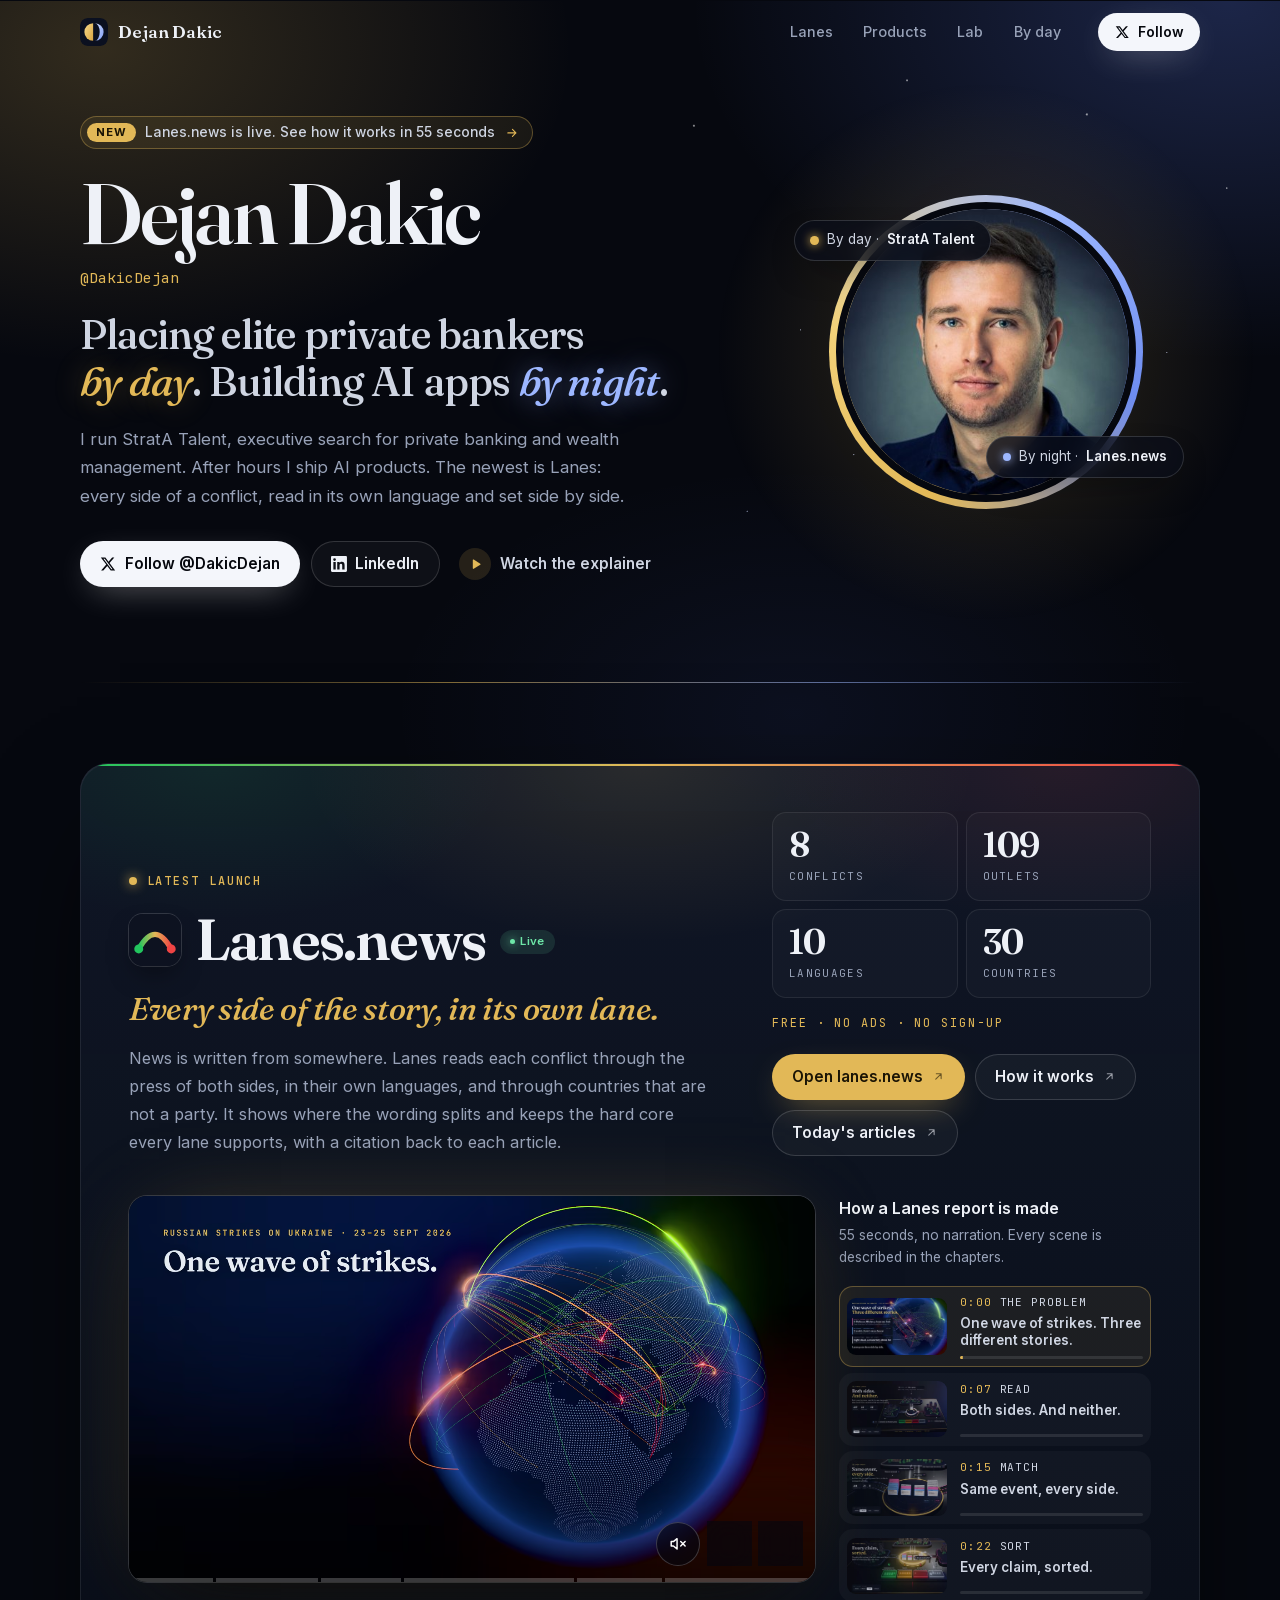
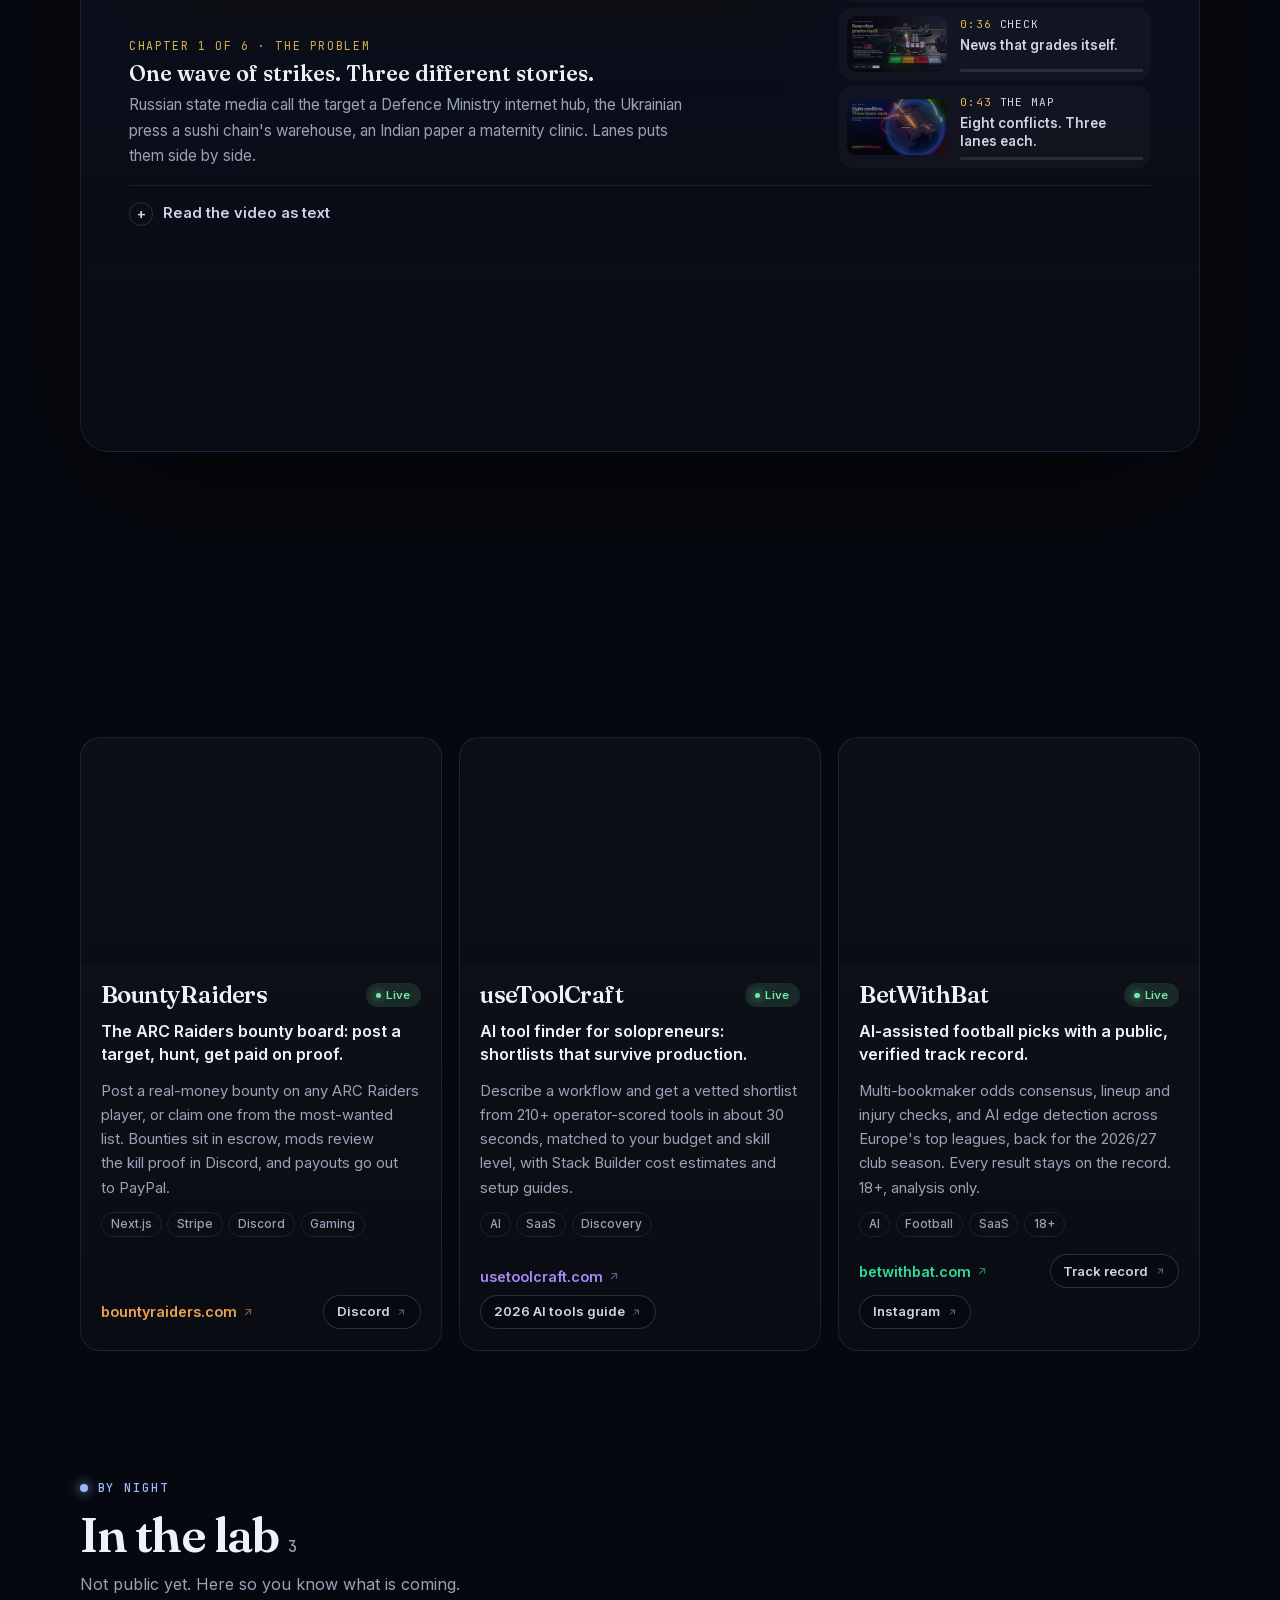
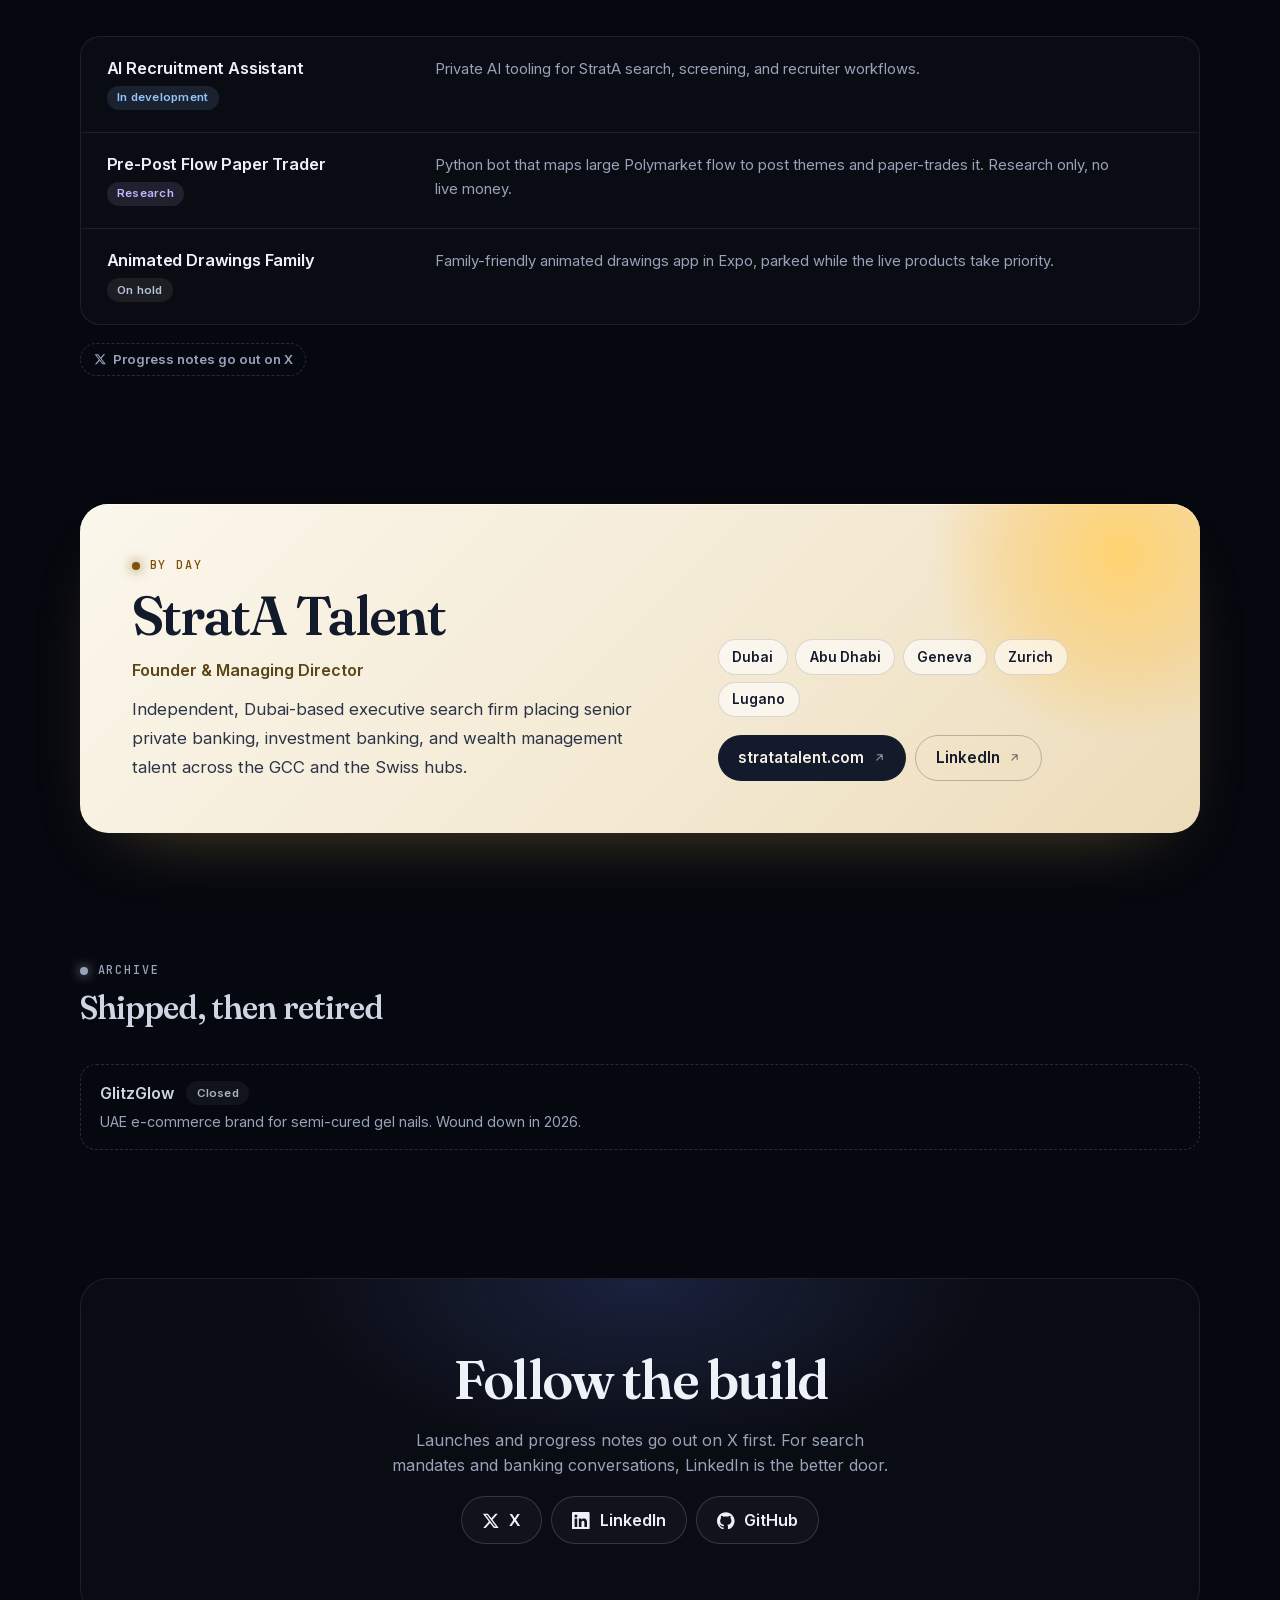
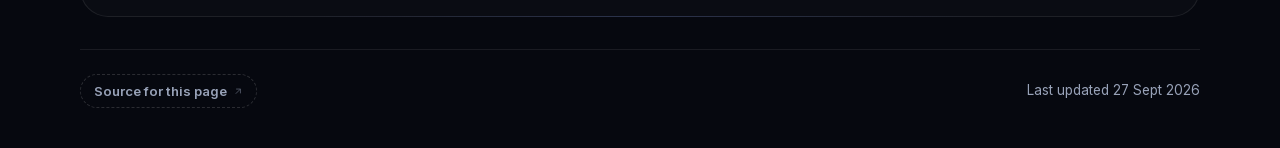
<file: index.html>
<!doctype html>
<html lang="en">
  <head>
    <meta charset="utf-8">
    <meta name="viewport" content="width=device-width, initial-scale=1, viewport-fit=cover">
    <title>Dejan Dakic: private bankers by day, AI apps by night</title>
    <meta name="description" content="Placing elite private bankers by day, building AI apps by night. Lanes.news, BountyRaiders, useToolCraft and BetWithBat, plus StratA Talent executive search.">
    <link rel="canonical" href="https://kidemaestro.github.io/linktree/">

    <meta property="og:type" content="profile">
    <meta property="og:site_name" content="Dejan Dakic">
    <meta property="og:title" content="Dejan Dakic: private bankers by day, AI apps by night">
    <meta property="og:description" content="New: Lanes.news, every side of the story in its own lane. Plus BountyRaiders, useToolCraft and BetWithBat.">
    <meta property="og:url" content="https://kidemaestro.github.io/linktree/">
    <meta property="og:image" content="https://kidemaestro.github.io/linktree/assets/social-card.jpg">
    <meta property="og:image:width" content="1200">
    <meta property="og:image:height" content="630">
    <meta property="og:image:alt" content="Dejan Dakic: placing elite private bankers by day, building AI apps by night. New: Lanes.news.">
    <meta name="twitter:card" content="summary_large_image">
    <meta name="twitter:creator" content="@DakicDejan">
    <meta name="twitter:title" content="Dejan Dakic: private bankers by day, AI apps by night">
    <meta name="twitter:description" content="New: Lanes.news, every side of the story in its own lane. Plus BountyRaiders, useToolCraft and BetWithBat.">
    <meta name="twitter:image" content="https://kidemaestro.github.io/linktree/assets/social-card.jpg">
    <meta name="twitter:image:alt" content="Dejan Dakic: placing elite private bankers by day, building AI apps by night. New: Lanes.news.">

    <meta name="theme-color" content="#06080f">
    <meta name="color-scheme" content="dark">
    <link rel="icon" href="assets/favicon.svg" type="image/svg+xml">
    <link rel="icon" href="assets/favicon-32.png" type="image/png" sizes="32x32">
    <link rel="apple-touch-icon" href="assets/apple-touch-icon.png">

    <link rel="preload" href="assets/fonts/fraunces.woff2" as="font" type="font/woff2" crossorigin>
    <link rel="preload" href="assets/fonts/inter.woff2" as="font" type="font/woff2" crossorigin>
    <link rel="preload" href="assets/profile.jpg" as="image">
    <link rel="stylesheet" href="assets/styles.css">
    <noscript><style>.app, .topbar { display: none; }</style></noscript>
  </head>
  <body>
    <a class="skip-link" href="#main">Skip to content</a>

    <header class="topbar" id="topbar">
      <div class="topbar__inner">
        <a class="brand" href="#top" aria-label="Back to top">
          <img class="brand__mark" src="assets/favicon.svg" alt="" width="28" height="28">
          <span class="brand__name" id="brand-name">Dejan Dakic</span>
        </a>
        <nav class="topnav" aria-label="Sections">
          <a href="#lanes">Lanes</a>
          <a href="#live">Products</a>
          <a href="#lab">Lab</a>
          <a href="#work">By day</a>
        </nav>
        <span id="topbar-action"></span>
      </div>
    </header>

    <div id="app" class="app">
      <section class="hero" id="top" aria-labelledby="profile-name">
        <div class="hero__sky" aria-hidden="true"></div>
        <div class="hero__inner">
          <div class="hero__text">
            <a class="announcement" id="announcement" href="#lanes" hidden></a>
            <h1 id="profile-name">Dejan Dakic</h1>
            <p class="hero__handle" id="profile-handle"></p>
            <p class="hero__headline" id="profile-headline"></p>
            <p class="hero__intro" id="profile-intro"></p>
            <div class="hero__actions" id="profile-actions"></div>
          </div>
          <div class="hero__portrait">
            <div class="avatar" id="profile-avatar"></div>
            <a class="orbit orbit--day" href="#work" tabindex="-1" aria-hidden="true">
              <span class="orbit__dot"></span>By day · <b id="orbit-day"></b>
            </a>
            <a class="orbit orbit--night" href="#lanes" tabindex="-1" aria-hidden="true">
              <span class="orbit__dot"></span>By night · <b id="orbit-night"></b>
            </a>
          </div>
        </div>
      </section>

      <main id="main" tabindex="-1">
        <section class="feature" id="lanes" aria-labelledby="feature-title">
          <div class="feature__glow" aria-hidden="true"></div>
          <div class="feature__head">
            <p class="eyebrow eyebrow--gold" id="feature-eyebrow"></p>
            <div class="feature__title-row">
              <img class="feature__logo" id="feature-logo" src="assets/img/lanes-mark.svg" alt="" width="52" height="52">
              <h2 id="feature-title">Latest launch</h2>
              <span id="feature-status"></span>
            </div>
            <p class="feature__tagline" id="feature-tagline"></p>
            <p class="feature__description" id="feature-description"></p>
          </div>
          <div class="feature__facts">
            <dl class="stats" id="feature-stats"></dl>
            <p class="feature__promise" id="feature-promise"></p>
            <div class="feature__actions" id="feature-links"></div>
          </div>
          <div class="player" id="feature-player"></div>
          <div class="feature__topics">
            <p class="label" id="feature-topics-label"></p>
            <ul class="topics" id="feature-topics"></ul>
          </div>
        </section>

        <section class="section" id="live" aria-labelledby="live-heading">
          <div class="section__head">
            <p class="eyebrow eyebrow--night">By night</p>
            <h2 id="live-heading">Also live <span class="count" id="live-count"></span></h2>
            <p class="section__lede">Open and use these today.</p>
          </div>
          <ul class="products" id="live-list"></ul>
        </section>

        <section class="section" id="lab" aria-labelledby="lab-heading">
          <div class="section__head">
            <p class="eyebrow eyebrow--night">By night</p>
            <h2 id="lab-heading">In the lab <span class="count" id="next-count"></span></h2>
            <p class="section__lede">Not public yet. Here so you know what is coming.</p>
          </div>
          <ul class="lab" id="next-list"></ul>
          <p class="section__note" id="next-note"></p>
        </section>

        <section class="day" id="work" aria-labelledby="work-title">
          <div class="day__card">
            <div class="day__sun" aria-hidden="true"></div>
            <div class="day__main">
              <p class="eyebrow eyebrow--day" id="work-eyebrow"></p>
              <h2 id="work-title">By day</h2>
              <p class="day__role" id="work-role"></p>
              <p class="day__summary" id="work-summary"></p>
            </div>
            <div class="day__aside">
              <ul class="day__places" id="work-places"></ul>
              <div class="day__actions" id="work-links"></div>
            </div>
          </div>
        </section>

        <section class="section section--quiet" id="archive" aria-labelledby="archive-heading">
          <div class="section__head">
            <p class="eyebrow">Archive</p>
            <h2 id="archive-heading">Shipped, then retired</h2>
          </div>
          <ul class="archive" id="archive-list"></ul>
        </section>
      </main>

      <footer class="footer" id="connect">
        <div class="closing">
          <h2 id="closing-title">Find me</h2>
          <p class="closing__text" id="closing-text"></p>
          <nav class="links" id="social-links" aria-label="Social links"></nav>
        </div>
        <div class="footer__meta">
          <nav class="links links--quiet" id="meta-links" aria-label="Page links"></nav>
          <p class="footer__updated" id="last-updated"></p>
        </div>
      </footer>
    </div>

    <noscript>
      <div class="noscript">
        <h1>Dejan Dakic</h1>
        <p>Placing elite private bankers by day, building AI apps by night.</p>
        <p>
          The project list on this page is rendered with JavaScript. With it turned off,
          here are the links that matter most:
          <a href="https://lanes.news">Lanes.news</a>,
          <a href="https://x.com/DakicDejan">X</a>,
          <a href="https://www.linkedin.com/in/dejandakic/">LinkedIn</a>,
          <a href="https://github.com/kidemaestro">GitHub</a>,
          <a href="https://stratatalent.com">StratA Talent</a>.
        </p>
      </div>
    </noscript>

    <script src="data/site.js"></script>
    <script src="assets/script.js"></script>
  </body>
</html>
</file>
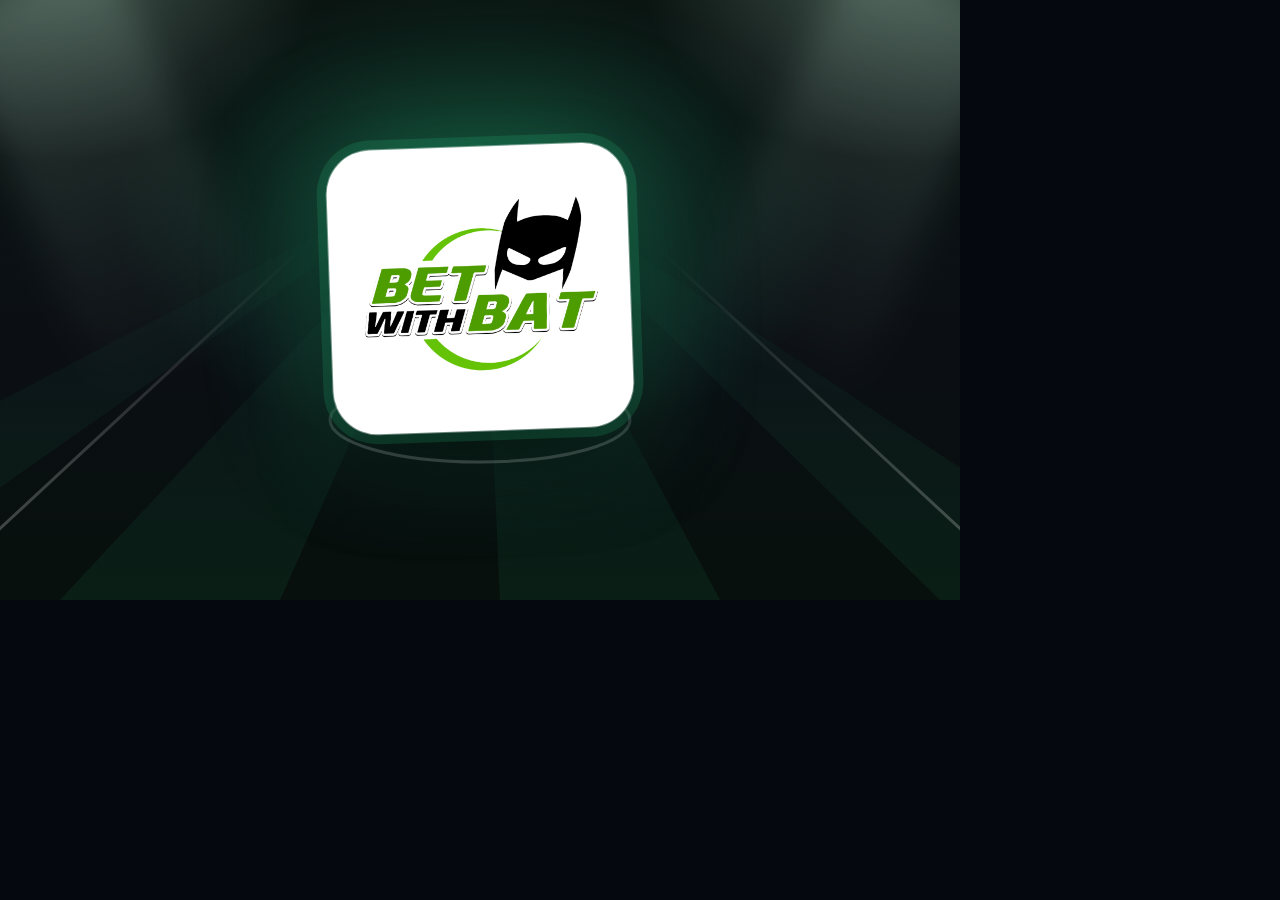
<file: scripts/art/cover-betwithbat.html>
<!doctype html>
<html lang="en">
  <head>
    <meta charset="utf-8">
    <title>Cover: BetWithBat</title>
    <link rel="stylesheet" href="art.css">
    <style>
      .canvas {
        width: 960px;
        height: 600px;
        background:
          radial-gradient(520px 340px at 50% 36%, rgba(43, 222, 150, 0.22), transparent 70%),
          radial-gradient(380px 300px at 6% -8%, rgba(214, 255, 236, 0.28), transparent 70%),
          radial-gradient(380px 300px at 94% -8%, rgba(214, 255, 236, 0.28), transparent 70%),
          linear-gradient(180deg, #0a1411 0%, #0b0f14 58%, #07100c 100%);
      }

      .pitch {
        position: absolute;
        inset: 0;
      }

      .badge {
        position: absolute;
        top: 50%;
        left: 50%;
        display: grid;
        width: 300px;
        height: 284px;
        place-items: center;
        border-radius: 44px;
        background: #fff;
        transform: translate(-50%, -54%) rotate(-2deg);
        box-shadow:
          0 0 0 1px rgba(255, 255, 255, 0.4),
          0 0 0 10px rgba(43, 222, 150, 0.14),
          0 40px 90px -20px rgba(0, 0, 0, 0.85),
          0 0 120px rgba(43, 222, 150, 0.35);
      }

      .badge img {
        width: 246px;
        height: auto;
      }

      .beam {
        position: absolute;
        top: -40px;
        width: 180px;
        height: 520px;
        background: linear-gradient(180deg, rgba(214, 255, 236, 0.16), transparent 80%);
        filter: blur(18px);
      }
    </style>
  </head>
  <body>
    <div class="canvas" id="art">
      <div class="beam" style="left: 40px; transform: rotate(-24deg);"></div>
      <div class="beam" style="right: 40px; transform: rotate(24deg);"></div>

      <svg class="pitch" viewBox="0 0 960 600" aria-hidden="true">
        <defs>
          <linearGradient id="fade" x1="0" y1="0" x2="0" y2="1">
            <stop offset="0" stop-color="#fff" stop-opacity="0"/>
            <stop offset="0.45" stop-color="#fff" stop-opacity="0.16"/>
            <stop offset="1" stop-color="#fff" stop-opacity="0.3"/>
          </linearGradient>
          <linearGradient id="stripe" x1="0" y1="0" x2="0" y2="1">
            <stop offset="0" stop-color="#2bde96" stop-opacity="0"/>
            <stop offset="1" stop-color="#2bde96" stop-opacity="0.07"/>
          </linearGradient>
        </defs>
        <!-- mown stripes, converging on a vanishing point above the frame -->
        <g fill="url(#stripe)">
          <polygon points="480,150 -380,600 -160,600"/>
          <polygon points="480,150 60,600 280,600"/>
          <polygon points="480,150 500,600 720,600"/>
          <polygon points="480,150 940,600 1160,600"/>
        </g>
        <g fill="none" stroke="url(#fade)" stroke-width="3">
          <!-- touchlines -->
          <line x1="300" y1="250" x2="-120" y2="640"/>
          <line x1="660" y1="250" x2="1080" y2="640"/>
          <!-- halfway line and centre circle -->
          <line x1="140" y1="420" x2="820" y2="420"/>
          <ellipse cx="480" cy="420" rx="150" ry="42"/>
          <ellipse cx="480" cy="420" rx="5" ry="2" fill="#fff" fill-opacity="0.3"/>
          <!-- far box -->
          <polyline points="398,250 386,282 574,282 562,250"/>
        </g>
      </svg>

      <div class="badge"><img src="betwithbat-logo.png" alt=""></div>
    </div>
  </body>
</html>
</file>
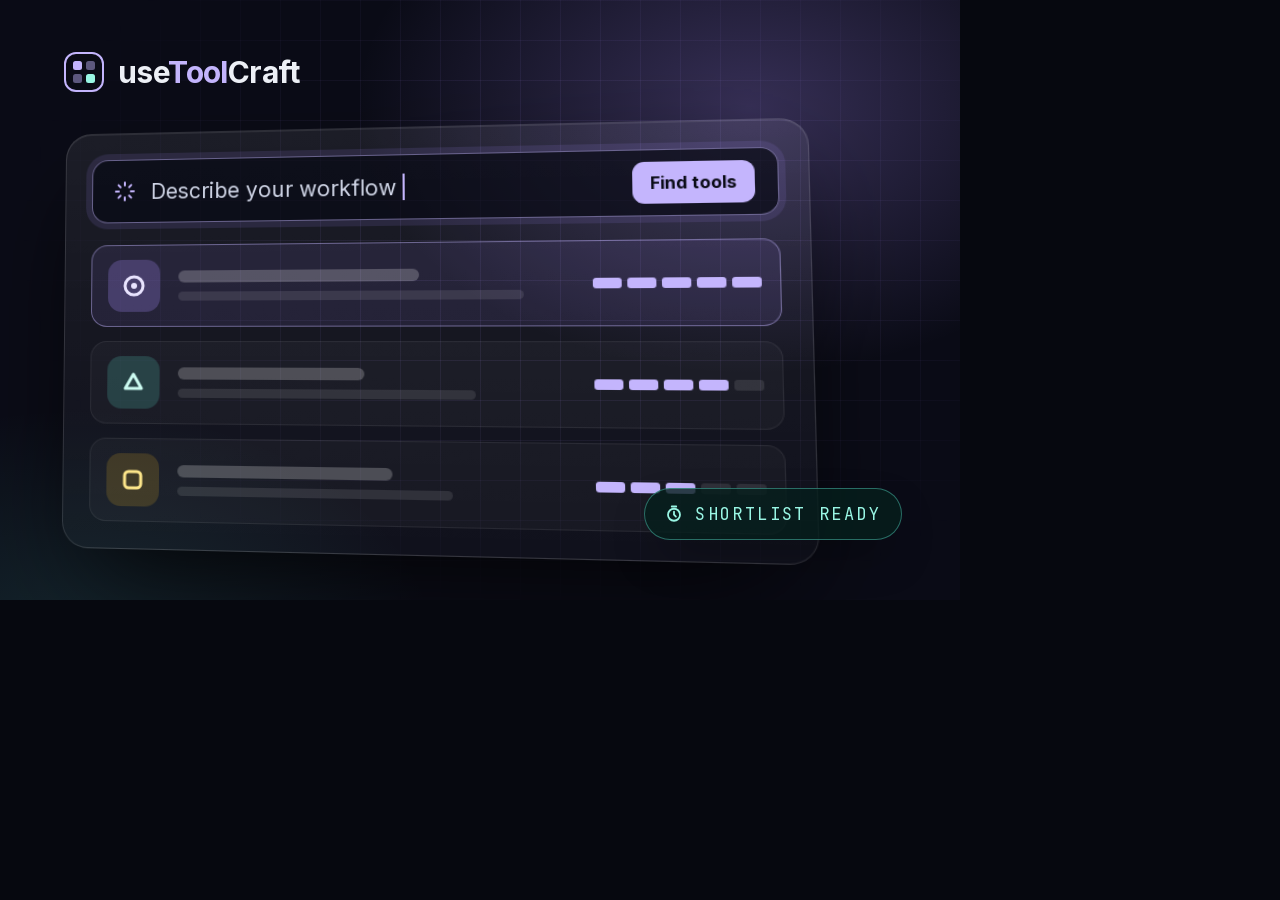
<file: scripts/art/cover-usetoolcraft.html>
<!doctype html>
<html lang="en">
  <head>
    <meta charset="utf-8">
    <title>Cover: useToolCraft</title>
    <link rel="stylesheet" href="art.css">
    <style>
      .canvas {
        width: 960px;
        height: 600px;
        background:
          radial-gradient(560px 380px at 78% 18%, rgba(167, 139, 250, 0.28), transparent 70%),
          radial-gradient(520px 360px at 8% 110%, rgba(94, 234, 212, 0.12), transparent 70%),
          #0a0b16;
      }

      /* blueprint grid */
      .grid {
        position: absolute;
        inset: 0;
        background-image:
          linear-gradient(rgba(167, 139, 250, 0.09) 1px, transparent 1px),
          linear-gradient(90deg, rgba(167, 139, 250, 0.09) 1px, transparent 1px);
        background-size: 40px 40px;
        mask-image: radial-gradient(700px 480px at 60% 40%, #000 30%, transparent 80%);
      }

      .wordmark {
        position: absolute;
        top: 52px;
        left: 64px;
        display: flex;
        align-items: center;
        gap: 14px;
        font-size: 30px;
        font-weight: 700;
        letter-spacing: -0.02em;
      }

      .wordmark span {
        color: #c4b5fd;
      }

      .panel {
        position: absolute;
        top: 132px;
        left: 64px;
        width: 700px;
        padding: 26px;
        border: 1px solid rgba(255, 255, 255, 0.12);
        border-radius: 26px;
        background: linear-gradient(180deg, rgba(255, 255, 255, 0.07), rgba(255, 255, 255, 0.025));
        box-shadow: 0 40px 100px -30px rgba(0, 0, 0, 0.9), inset 0 1px 0 rgba(255, 255, 255, 0.08);
        transform: perspective(1400px) rotateY(-9deg) rotateX(4deg);
        transform-origin: left center;
      }

      .search {
        display: flex;
        align-items: center;
        gap: 14px;
        height: 64px;
        padding: 0 20px;
        border: 1px solid rgba(196, 181, 253, 0.5);
        border-radius: 16px;
        color: #cfd5e6;
        font-size: 21px;
        background: rgba(8, 9, 20, 0.7);
        box-shadow: 0 0 0 6px rgba(167, 139, 250, 0.12);
      }

      .caret {
        width: 2px;
        height: 26px;
        margin-left: -8px;
        background: #c4b5fd;
      }

      .go {
        margin-left: auto;
        padding: 10px 16px;
        border-radius: 11px;
        color: #0a0b16;
        font-size: 16px;
        font-weight: 700;
        background: #c4b5fd;
      }

      .rows {
        display: grid;
        gap: 14px;
        margin-top: 22px;
      }

      .row {
        display: grid;
        grid-template-columns: 52px 1fr 150px;
        align-items: center;
        gap: 18px;
        padding: 14px 16px;
        border: 1px solid rgba(255, 255, 255, 0.07);
        border-radius: 16px;
        background: rgba(255, 255, 255, 0.03);
      }

      .row:first-child {
        border-color: rgba(196, 181, 253, 0.45);
        background: rgba(167, 139, 250, 0.1);
      }

      .tile {
        display: grid;
        width: 52px;
        height: 52px;
        place-items: center;
        border-radius: 14px;
      }

      .lines {
        display: grid;
        gap: 9px;
      }

      .line {
        height: 12px;
        border-radius: 6px;
        background: rgba(255, 255, 255, 0.22);
      }

      .line.sub {
        height: 9px;
        background: rgba(255, 255, 255, 0.1);
      }

      .meter {
        display: flex;
        gap: 5px;
      }

      .meter i {
        flex: 1;
        height: 10px;
        border-radius: 3px;
        background: rgba(255, 255, 255, 0.1);
      }

      .meter i.on {
        background: #c4b5fd;
      }

      .stamp {
        position: absolute;
        right: 58px;
        bottom: 60px;
        display: flex;
        align-items: center;
        gap: 12px;
        padding: 14px 20px;
        border: 1px solid rgba(94, 234, 212, 0.4);
        border-radius: 999px;
        color: #99f6e4;
        font-size: 17px;
        background: rgba(6, 30, 28, 0.8);
        box-shadow: 0 20px 50px -20px rgba(0, 0, 0, 0.9);
      }
    </style>
  </head>
  <body>
    <div class="canvas" id="art">
      <div class="grid"></div>

      <div class="wordmark">
        <svg width="40" height="40" viewBox="0 0 40 40" aria-hidden="true">
          <rect x="1" y="1" width="38" height="38" rx="11" fill="none" stroke="#c4b5fd" stroke-width="2"/>
          <rect x="9" y="9" width="9" height="9" rx="2.5" fill="#c4b5fd"/>
          <rect x="22" y="9" width="9" height="9" rx="2.5" fill="#c4b5fd" fill-opacity=".45"/>
          <rect x="9" y="22" width="9" height="9" rx="2.5" fill="#c4b5fd" fill-opacity=".45"/>
          <rect x="22" y="22" width="9" height="9" rx="2.5" fill="#99f6e4"/>
        </svg>
        <div>use<span>Tool</span>Craft</div>
      </div>

      <div class="panel">
        <div class="search">
          <svg width="24" height="24" viewBox="0 0 24 24" fill="none" stroke="#c4b5fd" stroke-width="2" stroke-linecap="round" aria-hidden="true"><path d="M12 3v3M12 18v3M3 12h3M18 12h3M5.6 5.6l2.1 2.1M16.3 16.3l2.1 2.1M5.6 18.4l2.1-2.1M16.3 7.7l2.1-2.1"/></svg>
          <span>Describe your workflow</span><span class="caret"></span>
          <span class="go">Find tools</span>
        </div>

        <div class="rows">
          <div class="row">
            <div class="tile" style="background: rgba(167,139,250,.25)">
              <svg width="26" height="26" viewBox="0 0 26 26" aria-hidden="true"><circle cx="13" cy="13" r="9" fill="none" stroke="#e9e4ff" stroke-width="3"/><circle cx="13" cy="13" r="3" fill="#e9e4ff"/></svg>
            </div>
            <div class="lines"><div class="line" style="width: 62%"></div><div class="line sub" style="width: 88%"></div></div>
            <div class="meter"><i class="on"></i><i class="on"></i><i class="on"></i><i class="on"></i><i class="on"></i></div>
          </div>
          <div class="row">
            <div class="tile" style="background: rgba(94,234,212,.18)">
              <svg width="26" height="26" viewBox="0 0 26 26" aria-hidden="true"><path d="M5 19 13 5l8 14z" fill="none" stroke="#ccfbf1" stroke-width="3" stroke-linejoin="round"/></svg>
            </div>
            <div class="lines"><div class="line" style="width: 48%"></div><div class="line sub" style="width: 76%"></div></div>
            <div class="meter"><i class="on"></i><i class="on"></i><i class="on"></i><i class="on"></i><i></i></div>
          </div>
          <div class="row">
            <div class="tile" style="background: rgba(251,191,36,.16)">
              <svg width="26" height="26" viewBox="0 0 26 26" aria-hidden="true"><rect x="5" y="5" width="16" height="16" rx="4" fill="none" stroke="#fde68a" stroke-width="3"/></svg>
            </div>
            <div class="lines"><div class="line" style="width: 55%"></div><div class="line sub" style="width: 70%"></div></div>
            <div class="meter"><i class="on"></i><i class="on"></i><i class="on"></i><i></i><i></i></div>
          </div>
        </div>
      </div>

      <div class="stamp mono">
        <svg width="18" height="18" viewBox="0 0 24 24" fill="none" stroke="currentColor" stroke-width="2.4" stroke-linecap="round" aria-hidden="true"><circle cx="12" cy="13" r="8"/><path d="M12 9v4l2.5 2.5M9 2h6"/></svg>
        Shortlist ready
      </div>
    </div>
  </body>
</html>
</file>
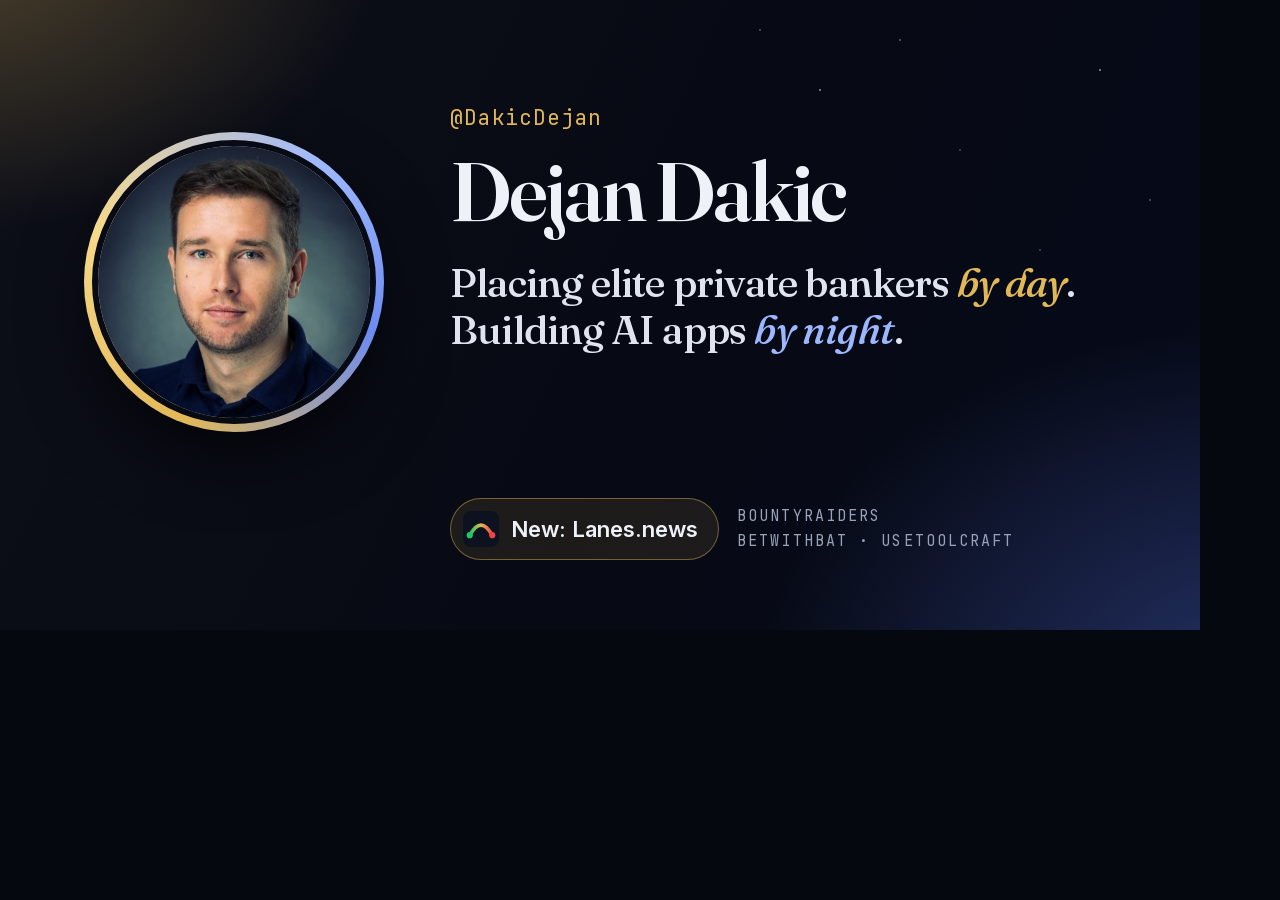
<file: scripts/art/social-card.html>
<!doctype html>
<html lang="en">
  <head>
    <meta charset="utf-8">
    <title>Social card</title>
    <link rel="stylesheet" href="art.css">
    <style>
      .canvas {
        width: 1200px;
        height: 630px;
        background:
          radial-gradient(620px 420px at -4% -10%, rgba(226, 184, 87, 0.3), transparent 70%),
          radial-gradient(700px 520px at 104% 110%, rgba(99, 132, 255, 0.32), transparent 70%),
          linear-gradient(115deg, #0d0f18 0%, #070a14 55%, #060a1a 100%);
      }

      /* a few stars on the night side */
      .stars {
        position: absolute;
        inset: 0;
        background-image:
          radial-gradient(1.5px 1.5px at 820px 90px, #fff, transparent),
          radial-gradient(1px 1px at 960px 150px, #cfd9ff, transparent),
          radial-gradient(1.5px 1.5px at 1100px 70px, #fff, transparent),
          radial-gradient(1px 1px at 1040px 250px, #cfd9ff, transparent),
          radial-gradient(1px 1px at 1150px 200px, #fff, transparent),
          radial-gradient(1.2px 1.2px at 900px 40px, #cfd9ff, transparent),
          radial-gradient(1px 1px at 760px 30px, #fff, transparent);
        opacity: 0.8;
      }

      .photo {
        position: absolute;
        top: 132px;
        left: 84px;
        width: 300px;
        height: 300px;
        padding: 8px;
        border-radius: 50%;
        background: conic-gradient(from 200deg, #e2b857, #f6d98a 25%, #9db7ff 55%, #6d8cf0 75%, #e2b857);
        box-shadow: 0 30px 80px -20px rgba(0, 0, 0, 0.9);
      }

      .photo img {
        display: block;
        width: 100%;
        height: 100%;
        border: 6px solid #080b14;
        border-radius: 50%;
        object-fit: cover;
      }

      .copy {
        position: absolute;
        top: 104px;
        left: 450px;
        right: 72px;
      }

      .handle {
        color: var(--gold);
        font-size: 21px;
        letter-spacing: 0.04em;
        text-transform: none;
      }

      h1 {
        margin: 18px 0 0;
        font-family: "Fraunces", Georgia, serif;
        font-size: 84px;
        font-weight: 600;
        line-height: 1;
        letter-spacing: -0.035em;
      }

      .headline {
        margin: 26px 0 0;
        font-family: "Fraunces", Georgia, serif;
        font-size: 40px;
        font-weight: 500;
        line-height: 1.18;
        letter-spacing: -0.02em;
        color: #dfe4ef;
      }

      .headline em {
        font-weight: 500;
      }

      .day {
        color: var(--gold);
      }

      .night {
        color: var(--night);
      }

      .foot {
        position: absolute;
        left: 450px;
        right: 72px;
        bottom: 70px;
        display: flex;
        align-items: center;
        gap: 18px;
      }

      .new {
        display: inline-flex;
        align-items: center;
        gap: 12px;
        padding: 12px 20px 12px 12px;
        border: 1px solid rgba(226, 184, 87, 0.45);
        border-radius: 999px;
        font-size: 22px;
        font-weight: 600;
        background: rgba(226, 184, 87, 0.1);
      }

      .new img {
        width: 36px;
        height: 36px;
      }

      .also {
        color: var(--muted);
        font-size: 15px;
        line-height: 1.7;
      }
    </style>
  </head>
  <body>
    <div class="canvas" id="art">
      <div class="stars"></div>
      <div class="photo"><img src="../../assets/profile.jpg" alt=""></div>

      <div class="copy">
        <div class="handle mono">@DakicDejan</div>
        <h1>Dejan Dakic</h1>
        <p class="headline">
          Placing elite private bankers <em class="day">by day</em>.<br>
          Building AI apps <em class="night">by night</em>.
        </p>
      </div>

      <div class="foot">
        <div class="new"><img src="../../assets/img/lanes-mark.svg" alt=""> New: Lanes.news</div>
        <div class="also mono">BountyRaiders<br>BetWithBat · useToolCraft</div>
      </div>
    </div>
  </body>
</html>
</file>
<file: assets/styles.css>
/* Dejan Dakic: by day, by night. One page, mobile first, no framework. */

@font-face {
  font-family: "Fraunces";
  src: url("fonts/fraunces.woff2") format("woff2");
  font-weight: 400 700;
  font-style: normal;
  font-display: swap;
}

@font-face {
  font-family: "Fraunces";
  src: url("fonts/fraunces-italic.woff2") format("woff2");
  font-weight: 400 700;
  font-style: italic;
  font-display: swap;
}

@font-face {
  font-family: "Inter";
  src: url("fonts/inter.woff2") format("woff2");
  font-weight: 400 700;
  font-style: normal;
  font-display: swap;
}

@font-face {
  font-family: "JetBrains Mono";
  src: url("fonts/jetbrains-mono.woff2") format("woff2");
  font-weight: 400 600;
  font-style: normal;
  font-display: swap;
}

:root {
  color-scheme: dark;

  --ink: #06080f;
  --panel: rgba(255, 255, 255, 0.035);
  --panel-2: rgba(255, 255, 255, 0.065);
  --line: rgba(255, 255, 255, 0.08);
  --line-2: rgba(255, 255, 255, 0.15);
  --fg: #eef1f7;
  --fg-2: #cfd5e2;
  --muted: #98a2b8;

  /* by day, by night */
  --gold: #e2b857;
  --gold-2: #f3d27a;
  --night: #9db7ff;
  --night-2: #6d8cf0;
  --day-ink: #131a2c;

  /* status pills */
  --live: #6ee7a8;
  --building: #93c5fd;
  --research: #c4b5fd;
  --paused: #b7c2d6;

  /* Lanes' temperature scale: cooperative to open conflict */
  --temp: linear-gradient(90deg, #22c55e, #e2b857 50%, #ef4444);

  --radius: 20px;
  --radius-lg: 28px;
  --wrap: 1120px;
  --gutter: clamp(1rem, 4vw, 2rem);
  --topbar: 64px;
  --ease: cubic-bezier(0.2, 0.7, 0.2, 1);

  --font-display: "Fraunces", Georgia, "Times New Roman", serif;
  --font-body: "Inter", ui-sans-serif, system-ui, -apple-system, "Segoe UI", sans-serif;
  --font-mono: "JetBrains Mono", ui-monospace, "SF Mono", Menlo, Consolas, monospace;
}

*,
*::before,
*::after {
  box-sizing: border-box;
}

[hidden] {
  display: none !important;
}

html {
  background: var(--ink);
  scroll-behavior: smooth;
  scroll-padding-top: calc(var(--topbar) + 12px);
  -webkit-text-size-adjust: 100%;
}

body {
  margin: 0;
  min-height: 100vh;
  overflow-x: clip;
  color: var(--fg);
  font-family: var(--font-body);
  font-size: 1rem;
  line-height: 1.6;
  background:
    radial-gradient(70rem 50rem at 50% 115%, rgba(99, 132, 255, 0.09), transparent 70%),
    var(--ink);
  -webkit-font-smoothing: antialiased;
  text-rendering: optimizeLegibility;
}

h1,
h2,
h3 {
  margin: 0;
  font-family: var(--font-display);
  font-weight: 600;
  line-height: 1.08;
  letter-spacing: -0.02em;
  text-wrap: balance;
}

p {
  margin: 0;
  text-wrap: pretty;
}

ul,
ol {
  margin: 0;
  padding: 0;
  list-style: none;
}

a {
  color: inherit;
}

img,
video {
  display: block;
  max-width: 100%;
}

button {
  font: inherit;
  color: inherit;
}

::selection {
  background: rgba(226, 184, 87, 0.35);
}

:focus-visible {
  outline: 2px solid var(--gold);
  outline-offset: 3px;
  border-radius: 6px;
}

main:focus {
  outline: none;
}

.sr-only {
  position: absolute;
  width: 1px;
  height: 1px;
  margin: -1px;
  padding: 0;
  overflow: hidden;
  clip: rect(0 0 0 0);
  white-space: nowrap;
  border: 0;
}

.skip-link {
  position: absolute;
  top: 0.75rem;
  left: 0.75rem;
  z-index: 100;
  padding: 0.6rem 1rem;
  border-radius: 999px;
  color: #1a1405;
  font-weight: 700;
  text-decoration: none;
  background: var(--gold);
  transform: translateY(-160%);
  transition: transform 160ms ease;
}

.skip-link:focus {
  transform: none;
}

.icon {
  display: inline-grid;
  flex-shrink: 0;
  width: 1.1em;
  height: 1.1em;
}

.icon svg {
  width: 100%;
  height: 100%;
}

.icon--external {
  width: 0.85em;
  height: 0.85em;
  opacity: 0.6;
}

/* ---------- shared bits ---------- */

.eyebrow {
  display: inline-flex;
  align-items: center;
  gap: 0.6rem;
  color: var(--muted);
  font-family: var(--font-mono);
  font-size: 0.74rem;
  font-weight: 500;
  letter-spacing: 0.16em;
  text-transform: uppercase;
}

.eyebrow::before {
  content: "";
  width: 0.5rem;
  height: 0.5rem;
  border-radius: 50%;
  background: currentColor;
  box-shadow: 0 0 12px currentColor;
}

.eyebrow--gold {
  color: var(--gold);
}

.eyebrow--night {
  color: var(--night);
}

.eyebrow--day {
  color: #7a520a;
}

.label {
  color: var(--muted);
  font-family: var(--font-mono);
  font-size: 0.72rem;
  letter-spacing: 0.16em;
  text-transform: uppercase;
}

.button {
  display: inline-flex;
  align-items: center;
  justify-content: center;
  gap: 0.55rem;
  min-height: 2.9rem;
  padding: 0 1.2rem;
  border: 1px solid var(--line-2);
  border-radius: 999px;
  color: var(--fg);
  font-size: 0.95rem;
  font-weight: 600;
  text-decoration: none;
  white-space: nowrap;
  background: var(--panel);
  transition:
    transform 200ms var(--ease),
    background 200ms ease,
    border-color 200ms ease,
    box-shadow 200ms ease;
}

.button:hover {
  transform: translateY(-1px);
  border-color: rgba(255, 255, 255, 0.32);
  background: var(--panel-2);
}

.button .icon {
  width: 1.05em;
  height: 1.05em;
}

.button .icon--external {
  width: 0.85em;
  height: 0.85em;
}

.button--primary {
  border-color: transparent;
  color: #05070d;
  background: #f4f6fb;
  box-shadow: 0 10px 34px -12px rgba(255, 255, 255, 0.45);
}

.button--primary:hover {
  border-color: transparent;
  background: #fff;
}

.button--small {
  min-height: 2.35rem;
  padding: 0 0.95rem;
  font-size: 0.86rem;
}

.button--ghost {
  padding-inline: 0.5rem 0.9rem;
  border-color: transparent;
  color: var(--fg-2);
  background: transparent;
}

.button--ghost .icon {
  width: 2rem;
  height: 2rem;
  padding: 0.55rem;
  border-radius: 50%;
  color: var(--gold);
  background: rgba(226, 184, 87, 0.14);
  transition: background 200ms ease, color 200ms ease;
}

.button--ghost:hover {
  border-color: transparent;
  color: var(--fg);
  background: transparent;
}

.button--ghost:hover .icon {
  color: #1a1405;
  background: var(--gold);
}

.button--gold {
  border-color: transparent;
  color: #1a1405;
  background: var(--gold);
  box-shadow: 0 12px 34px -14px rgba(226, 184, 87, 0.7);
}

.button--gold:hover {
  border-color: transparent;
  background: var(--gold-2);
}

.button--navy {
  border-color: transparent;
  color: #f6f0e3;
  background: var(--day-ink);
}

.button--navy:hover {
  border-color: transparent;
  background: #202a45;
}

.button--outline-dark {
  border-color: rgba(19, 26, 44, 0.25);
  color: var(--day-ink);
  background: transparent;
}

.button--outline-dark:hover {
  border-color: var(--day-ink);
  background: rgba(19, 26, 44, 0.05);
}

.pill {
  display: inline-flex;
  flex-shrink: 0;
  align-items: center;
  gap: 0.45em;
  padding: 0.22rem 0.65rem;
  border-radius: 999px;
  color: var(--paused);
  font-family: var(--font-body);
  font-size: 0.72rem;
  font-weight: 600;
  letter-spacing: 0.02em;
  line-height: 1.5;
  white-space: nowrap;
  background: rgba(255, 255, 255, 0.07);
}

.pill--live {
  color: var(--live);
  background: rgba(110, 231, 168, 0.12);
}

.pill--live::before {
  content: "";
  width: 0.45em;
  height: 0.45em;
  border-radius: 50%;
  background: currentColor;
  box-shadow: 0 0 8px currentColor;
  animation: pulse 2.4s ease-in-out infinite;
}

.pill--building {
  color: var(--building);
  background: rgba(147, 197, 253, 0.12);
}

.pill--research {
  color: var(--research);
  background: rgba(196, 181, 253, 0.12);
}

.pill--closed {
  color: #aab2c3;
  background: rgba(255, 255, 255, 0.05);
}

.chip {
  display: inline-flex;
  align-items: center;
  gap: 0.4rem;
  min-height: 2.1rem;
  padding: 0 0.8rem;
  border: 1px solid var(--line-2);
  border-radius: 999px;
  color: var(--fg-2);
  font-size: 0.82rem;
  font-weight: 600;
  text-decoration: none;
  white-space: nowrap;
  background: rgba(6, 8, 15, 0.45);
  transition: border-color 200ms ease, background 200ms ease, color 200ms ease;
}

.chip:hover {
  border-color: var(--accent, var(--gold));
  color: var(--fg);
  background: rgba(255, 255, 255, 0.05);
}

.chip .icon {
  width: 0.95em;
  height: 0.95em;
}

.chip .icon--external {
  width: 0.8em;
  height: 0.8em;
  opacity: 0.55;
}

.chip--note,
.chip--quiet {
  border-style: dashed;
  color: var(--muted);
  background: transparent;
}

.tags {
  display: flex;
  flex-wrap: wrap;
  gap: 0.35rem;
}

.tag {
  padding: 0.12rem 0.55rem;
  border: 1px solid var(--line);
  border-radius: 999px;
  color: var(--muted);
  font-size: 0.74rem;
  font-weight: 500;
}

/* ---------- top bar ---------- */

.topbar {
  position: sticky;
  top: 0;
  z-index: 50;
  border-bottom: 1px solid transparent;
  transition: background 300ms ease, border-color 300ms ease;
}

.topbar.is-scrolled {
  border-bottom-color: var(--line);
  background: rgba(6, 8, 15, 0.72);
  -webkit-backdrop-filter: saturate(1.4) blur(14px);
  backdrop-filter: saturate(1.4) blur(14px);
}

.topbar__inner {
  display: flex;
  align-items: center;
  gap: 1rem;
  width: min(100% - 2 * var(--gutter), var(--wrap));
  height: var(--topbar);
  margin-inline: auto;
}

.brand {
  display: inline-flex;
  align-items: center;
  gap: 0.65rem;
  text-decoration: none;
}

.brand__mark {
  width: 28px;
  height: 28px;
  border-radius: 8px;
}

.brand__name {
  font-family: var(--font-display);
  font-size: 1.08rem;
  font-weight: 600;
  letter-spacing: -0.01em;
}

.topnav {
  display: none;
  gap: 0.2rem;
  margin-left: auto;
}

.topnav a {
  padding: 0.45rem 0.85rem;
  border-radius: 999px;
  color: var(--muted);
  font-size: 0.9rem;
  font-weight: 500;
  text-decoration: none;
  transition: color 200ms ease, background 200ms ease;
}

.topnav a:hover,
.topnav a[aria-current] {
  color: var(--fg);
  background: var(--panel-2);
}

#topbar-action {
  margin-left: auto;
}

@media (min-width: 860px) {
  .topnav {
    display: flex;
  }

  #topbar-action {
    margin-left: 0.5rem;
  }
}

/* ---------- hero ---------- */

.hero {
  position: relative;
  isolation: isolate;
  /* The glows may spill up behind the top bar, never sideways off the page. */
  overflow-x: clip;
}

/* A warm glow on the left (day), a cool one on the right (night), stars on the night side. */
.hero__sky {
  position: absolute;
  inset: calc(-1 * var(--topbar)) 0 -8rem;
  z-index: -1;
  pointer-events: none;
  background:
    radial-gradient(42rem 28rem at 8% 6%, rgba(226, 184, 87, 0.2), transparent 70%),
    radial-gradient(48rem 32rem at 96% 0%, rgba(99, 132, 255, 0.24), transparent 70%),
    radial-gradient(36rem 22rem at 62% 88%, rgba(99, 132, 255, 0.07), transparent 70%);
}

.hero__sky::before {
  content: "";
  position: absolute;
  inset: 0 0 30% 48%;
  background-image:
    radial-gradient(1.5px 1.5px at 12% 22%, #fff, transparent),
    radial-gradient(1px 1px at 28% 58%, #cfd9ff, transparent),
    radial-gradient(1.4px 1.4px at 44% 14%, #fff, transparent),
    radial-gradient(1px 1px at 57% 41%, #cfd9ff, transparent),
    radial-gradient(1.6px 1.6px at 71% 20%, #fff, transparent),
    radial-gradient(1px 1px at 83% 62%, #cfd9ff, transparent),
    radial-gradient(1.2px 1.2px at 92% 33%, #fff, transparent),
    radial-gradient(1px 1px at 36% 80%, #cfd9ff, transparent),
    radial-gradient(1.3px 1.3px at 66% 74%, #fff, transparent),
    radial-gradient(1px 1px at 20% 90%, #cfd9ff, transparent);
  opacity: 0.75;
  animation: twinkle 7s ease-in-out infinite alternate;
}

/* The horizon: day fading into night under the hero. */
.hero::after {
  content: "";
  position: absolute;
  bottom: 0;
  left: 50%;
  width: min(100% - 2 * var(--gutter), var(--wrap));
  height: 1px;
  background: linear-gradient(90deg, transparent, rgba(226, 184, 87, 0.55), rgba(157, 183, 255, 0.55), transparent);
  transform: translateX(-50%);
}

.hero__inner {
  display: grid;
  gap: 1.75rem;
  width: min(100% - 2 * var(--gutter), var(--wrap));
  margin-inline: auto;
  padding: clamp(1rem, 4vw, 4rem) 0 clamp(3rem, 8vw, 6rem);
}

.hero__text {
  display: grid;
  justify-items: start;
}

.announcement {
  display: inline-flex;
  align-items: center;
  gap: 0.6rem;
  max-width: 100%;
  margin-bottom: 1.4rem;
  padding: 0.35rem 0.85rem 0.35rem 0.4rem;
  border: 1px solid rgba(226, 184, 87, 0.35);
  border-radius: 999px;
  color: var(--fg-2);
  font-size: 0.86rem;
  font-weight: 500;
  line-height: 1.35;
  text-decoration: none;
  background: rgba(226, 184, 87, 0.08);
  transition: border-color 200ms ease, background 200ms ease;
}

.announcement:hover {
  border-color: rgba(226, 184, 87, 0.65);
  background: rgba(226, 184, 87, 0.13);
}

.announcement__label {
  flex-shrink: 0;
  padding: 0.14rem 0.55rem;
  border-radius: 999px;
  color: #1a1405;
  font-size: 0.7rem;
  font-weight: 700;
  letter-spacing: 0.08em;
  text-transform: uppercase;
  background: var(--gold);
}

.announcement__arrow {
  width: 1em;
  height: 1em;
  color: var(--gold);
  transition: transform 200ms var(--ease);
}

.announcement:hover .announcement__arrow {
  transform: translateX(3px);
}

.hero h1 {
  font-size: clamp(2.9rem, 10.5vw, 5.4rem);
  letter-spacing: -0.035em;
  line-height: 0.98;
}

.hero__handle {
  margin-top: 0.6rem;
  font-family: var(--font-mono);
  font-size: 0.92rem;
}

.hero__handle-link {
  color: var(--gold);
  text-decoration: none;
}

.hero__handle-link:hover {
  text-decoration: underline;
  text-underline-offset: 0.25em;
}

.hero__headline {
  max-width: 24ch;
  margin-top: 1.35rem;
  color: var(--fg-2);
  font-family: var(--font-display);
  font-size: clamp(1.6rem, 5vw, 2.55rem);
  font-weight: 500;
  line-height: 1.16;
  letter-spacing: -0.02em;
  text-wrap: balance;
}

.accent {
  font-style: italic;
  font-weight: 500;
  white-space: nowrap;
}

.accent--1 {
  color: var(--gold);
  text-shadow: 0 0 28px rgba(226, 184, 87, 0.35);
}

.accent--2 {
  color: var(--night);
  text-shadow: 0 0 28px rgba(157, 183, 255, 0.5);
}

.hero__intro {
  max-width: 56ch;
  margin-top: 1.2rem;
  color: var(--muted);
  font-size: 1.05rem;
  line-height: 1.7;
}

.hero__actions {
  display: flex;
  flex-wrap: wrap;
  align-items: center;
  gap: 0.65rem;
  margin-top: 1.9rem;
}

.hero__portrait {
  position: relative;
  order: -1;
  justify-self: start;
}

.avatar {
  position: relative;
  isolation: isolate;
  display: grid;
  place-items: center;
  width: clamp(92px, 26vw, 116px);
  aspect-ratio: 1;
  border-radius: 50%;
  color: #1a1405;
  font-family: var(--font-display);
  font-size: 2rem;
  font-weight: 700;
  background: linear-gradient(140deg, var(--gold), var(--night));
}

/* The ring turns from day to night. */
.avatar--photo::before {
  content: "";
  position: absolute;
  inset: -5px;
  z-index: -1;
  border-radius: 50%;
  background: conic-gradient(from 200deg, var(--gold), var(--gold-2) 22%, var(--night) 52%, var(--night-2) 74%, var(--gold));
  animation: spin 22s linear infinite;
}

.avatar--photo::after {
  content: "";
  position: absolute;
  inset: -40%;
  z-index: -2;
  border-radius: 50%;
  background: radial-gradient(closest-side, rgba(157, 183, 255, 0.28), rgba(226, 184, 87, 0.08) 60%, transparent);
}

.avatar__image {
  width: 100%;
  height: 100%;
  border: 4px solid var(--ink);
  border-radius: 50%;
  object-fit: cover;
}

.orbit {
  display: none;
}

@media (min-width: 900px) {
  .hero__inner {
    grid-template-columns: minmax(0, 1.5fr) minmax(0, 1fr);
    align-items: center;
    gap: 3rem;
  }

  .hero__portrait {
    order: 0;
    justify-self: center;
  }

  .avatar {
    width: clamp(230px, 24vw, 300px);
  }

  .avatar--photo::before {
    inset: -7px;
  }

  .avatar__image {
    border-width: 7px;
  }

  .orbit {
    position: absolute;
    display: inline-flex;
    align-items: center;
    gap: 0.5rem;
    padding: 0.55rem 0.95rem;
    border: 1px solid var(--line-2);
    border-radius: 999px;
    color: var(--fg-2);
    font-size: 0.84rem;
    white-space: nowrap;
    text-decoration: none;
    background: rgba(10, 14, 25, 0.78);
    -webkit-backdrop-filter: blur(10px);
    backdrop-filter: blur(10px);
    box-shadow: 0 14px 34px -14px rgba(0, 0, 0, 0.7);
    animation: float 7s ease-in-out infinite;
  }

  .orbit b {
    color: var(--fg);
    font-weight: 600;
  }

  .orbit--day {
    top: 6%;
    left: -14%;
  }

  .orbit--night {
    right: -16%;
    bottom: 8%;
    animation-delay: -3.5s;
  }

  .orbit__dot {
    width: 0.55rem;
    height: 0.55rem;
    border-radius: 50%;
  }

  .orbit--day .orbit__dot {
    background: var(--gold);
    box-shadow: 0 0 10px var(--gold);
  }

  .orbit--night .orbit__dot {
    background: var(--night);
    box-shadow: 0 0 10px var(--night);
  }
}

/* ---------- sections ---------- */

main {
  display: grid;
  gap: clamp(4.5rem, 11vw, 8rem);
  padding: clamp(3rem, 8vw, 5rem) 0 clamp(4.5rem, 11vw, 8rem);
}

.section,
.feature,
.day {
  width: min(100% - 2 * var(--gutter), var(--wrap));
  margin-inline: auto;
}

.section__head {
  display: grid;
  justify-items: start;
  gap: 0.7rem;
  margin-bottom: clamp(1.5rem, 4vw, 2.4rem);
}

.section__head h2 {
  display: flex;
  flex-wrap: wrap;
  align-items: baseline;
  gap: 0.6rem;
  font-size: clamp(2rem, 5.5vw, 3rem);
  letter-spacing: -0.03em;
}

.count {
  color: var(--muted);
  font-family: var(--font-mono);
  font-size: 0.95rem;
  font-weight: 500;
  letter-spacing: 0;
}

.section__lede {
  color: var(--muted);
}

.section__note {
  margin-top: 1.1rem;
}

/* ---------- featured: Lanes ---------- */

.feature {
  --pad: clamp(1.1rem, 4vw, 3rem);

  position: relative;
  isolation: isolate;
  display: grid;
  grid-template-areas:
    "head"
    "player"
    "facts"
    "topics";
  gap: clamp(1.75rem, 4vw, 2.5rem);
  overflow: clip;
  padding: var(--pad);
  border: 1px solid var(--line);
  border-radius: var(--radius-lg);
  background: linear-gradient(180deg, rgba(18, 26, 43, 0.8), rgba(10, 14, 25, 0.6));
  box-shadow:
    0 40px 120px -40px rgba(0, 0, 0, 0.85),
    inset 0 1px 0 rgba(255, 255, 255, 0.05);
}

/* The Lanes arc: green to gold to red, across the top of the panel. */
.feature::before {
  content: "";
  position: absolute;
  inset: 0 0 auto;
  height: 2px;
  background: var(--temp);
}

.feature__glow {
  position: absolute;
  inset: 0 0 auto;
  z-index: -1;
  height: 32rem;
  pointer-events: none;
  background:
    radial-gradient(26rem 14rem at 12% 0%, rgba(34, 197, 94, 0.1), transparent 70%),
    radial-gradient(30rem 16rem at 50% 0%, rgba(226, 184, 87, 0.12), transparent 70%),
    radial-gradient(26rem 14rem at 88% 0%, rgba(239, 68, 68, 0.1), transparent 70%);
}

.feature__head {
  grid-area: head;
}

.feature__title-row {
  display: flex;
  flex-wrap: wrap;
  align-items: center;
  gap: 0.6rem 0.9rem;
  margin-top: 1rem;
}

.feature__logo {
  width: 52px;
  height: 52px;
  border-radius: 14px;
  box-shadow: 0 0 0 1px var(--line-2), 0 12px 30px -12px rgba(0, 0, 0, 0.8);
}

.feature h2 {
  font-size: clamp(2.3rem, 7vw, 3.6rem);
  letter-spacing: -0.035em;
}

.feature__tagline {
  margin-top: 1.1rem;
  color: var(--gold);
  font-family: var(--font-display);
  font-size: clamp(1.4rem, 4vw, 2rem);
  font-style: italic;
  font-weight: 500;
  line-height: 1.22;
  letter-spacing: -0.01em;
}

.feature__description {
  max-width: 62ch;
  margin-top: 1rem;
  color: var(--muted);
  font-size: 1.02rem;
  line-height: 1.72;
}

.feature__facts {
  grid-area: facts;
}

.stats {
  display: grid;
  grid-template-columns: repeat(2, minmax(0, 1fr));
  gap: 0.5rem;
  margin: 0;
}

.stat {
  display: flex;
  flex-direction: column-reverse;
  gap: 0.35rem;
  padding: 0.9rem 1rem;
  border: 1px solid var(--line);
  border-radius: 14px;
  background: rgba(255, 255, 255, 0.025);
}

.stat__value {
  margin: 0;
  font-family: var(--font-display);
  font-size: clamp(1.7rem, 4.5vw, 2.2rem);
  font-weight: 600;
  line-height: 1;
  letter-spacing: -0.02em;
  font-variant-numeric: lining-nums tabular-nums;
}

.stat__label {
  color: var(--muted);
  font-family: var(--font-mono);
  font-size: 0.68rem;
  letter-spacing: 0.12em;
  text-transform: uppercase;
}

.feature__promise {
  margin-top: 1rem;
  color: var(--gold);
  font-family: var(--font-mono);
  font-size: 0.74rem;
  letter-spacing: 0.16em;
  text-transform: uppercase;
}

.feature__actions {
  display: flex;
  flex-wrap: wrap;
  gap: 0.6rem;
  margin-top: 1.3rem;
}

.feature__topics {
  grid-area: topics;
  display: grid;
  gap: 0.8rem;
  padding-top: 1.5rem;
  border-top: 1px solid var(--line);
}

.topics {
  display: flex;
  flex-wrap: wrap;
  gap: 0.45rem;
}

.topic {
  display: inline-flex;
  align-items: center;
  gap: 0.45rem;
  min-height: 2.3rem;
  padding: 0 0.85rem;
  border: 1px solid var(--line-2);
  border-radius: 999px;
  color: var(--fg-2);
  font-size: 0.86rem;
  font-weight: 500;
  text-decoration: none;
  transition: border-color 200ms ease, background 200ms ease, color 200ms ease;
}

.topic::before {
  content: "";
  width: 0.5rem;
  height: 0.5rem;
  border-radius: 50%;
  background: var(--temp);
}

.topic .icon--external {
  width: 0.78em;
  height: 0.78em;
  opacity: 0.45;
}

.topic:hover {
  border-color: rgba(226, 184, 87, 0.55);
  color: var(--fg);
  background: rgba(226, 184, 87, 0.06);
}

@media (min-width: 540px) {
  .stats {
    grid-template-columns: repeat(4, minmax(0, 1fr));
  }
}

@media (min-width: 960px) {
  .feature {
    grid-template-columns: minmax(0, 1.55fr) minmax(0, 1fr);
    grid-template-areas:
      "head facts"
      "player player"
      "topics topics";
    align-items: end;
    column-gap: 3.5rem;
  }

  .stats {
    grid-template-columns: repeat(2, minmax(0, 1fr));
  }
}

/* ---------- the explainer player ---------- */

.player {
  grid-area: player;
  display: grid;
  grid-template-areas:
    "head"
    "video"
    "chapters"
    "now"
    "transcript";
  gap: 1rem;
}

.player__head {
  grid-area: head;
  display: grid;
  gap: 0.15rem;
}

.player__label {
  font-weight: 600;
}

.player__note {
  color: var(--muted);
  font-size: 0.86rem;
}

.player__frame {
  position: relative;
  grid-area: video;
  aspect-ratio: 16 / 9;
  overflow: hidden;
  border-radius: 18px;
  background: #05070d;
  box-shadow:
    0 0 0 1px var(--line-2),
    0 30px 80px -30px rgba(0, 0, 0, 0.95),
    0 0 90px -30px rgba(226, 184, 87, 0.35);
}

.player[data-shape="tall"] .player__frame {
  aspect-ratio: 4 / 5;
}

/* A scrim so the controls read over any frame. */
.player__frame::after {
  content: "";
  position: absolute;
  inset: auto 0 0;
  z-index: 1;
  height: 32%;
  pointer-events: none;
  background: linear-gradient(transparent, rgba(0, 0, 0, 0.5));
}

.player__video {
  width: 100%;
  height: 100%;
  object-fit: cover;
  cursor: pointer;
}

.player__frame:fullscreen {
  border-radius: 0;
  background: #000;
}

.player__frame:fullscreen .player__video {
  object-fit: contain;
}

.player__controls {
  position: absolute;
  right: 0.8rem;
  bottom: 1rem;
  z-index: 2;
  display: flex;
  gap: 0.45rem;
}

.player__btn {
  position: relative;
  display: grid;
  place-items: center;
  width: 2.75rem;
  height: 2.75rem;
  padding: 0;
  border: 1px solid rgba(255, 255, 255, 0.2);
  border-radius: 50%;
  color: #fff;
  background: rgba(6, 8, 15, 0.62);
  -webkit-backdrop-filter: blur(10px);
  backdrop-filter: blur(10px);
  cursor: pointer;
  transition: background 200ms ease, transform 200ms var(--ease);
}

.player__btn:hover {
  background: rgba(6, 8, 15, 0.88);
  transform: scale(1.06);
}

.player__btn .icon {
  width: 1.1rem;
  height: 1.1rem;
}

/* While it plays muted, say once where the sound is. */
.player[data-state="playing"][data-sound="off"] .player__btn--sound::after {
  content: "Tap for sound";
  position: absolute;
  right: calc(100% + 0.5rem);
  padding: 0.35rem 0.7rem;
  border-radius: 999px;
  color: #fff;
  font-size: 0.78rem;
  font-weight: 600;
  white-space: nowrap;
  background: rgba(6, 8, 15, 0.72);
  pointer-events: none;
  animation: hint 6s ease forwards;
}

.player__progress {
  position: absolute;
  right: 0;
  bottom: 0;
  left: 0;
  z-index: 2;
  display: flex;
  gap: 3px;
  height: 4px;
}

.player__segment {
  position: relative;
  flex-basis: 0;
  background: rgba(255, 255, 255, 0.22);
}

.player__segment i,
.chapter__bar i {
  position: absolute;
  inset: 0;
  background: var(--gold);
  transform: scaleX(var(--fill, 0));
  transform-origin: left;
}

.player__big-play {
  position: absolute;
  inset: 0;
  z-index: 3;
  display: grid;
  place-content: center;
  justify-items: center;
  gap: 0.8rem;
  padding: 1rem;
  border: 0;
  color: #fff;
  font-weight: 600;
  background: rgba(6, 8, 15, 0.35);
  cursor: pointer;
}

.player__big-play .icon {
  width: 4rem;
  height: 4rem;
  padding: 1.2rem 1.1rem 1.2rem 1.3rem;
  border-radius: 50%;
  color: #1a1405;
  background: var(--gold);
  box-shadow: 0 0 0 10px rgba(226, 184, 87, 0.22), 0 20px 40px -10px rgba(0, 0, 0, 0.8);
  transition: transform 200ms var(--ease);
}

.player__big-play:hover .icon {
  transform: scale(1.06);
}

.player__fallback {
  position: absolute;
  top: 50%;
  left: 50%;
  z-index: 3;
  transform: translate(-50%, -50%);
}

.player__now {
  grid-area: now;
  display: grid;
}

.player__caption {
  grid-area: 1 / 1;
  display: grid;
  align-content: start;
  gap: 0.35rem;
  visibility: hidden;
  opacity: 0;
  transition: opacity 400ms ease, visibility 0s linear 400ms;
}

.player__caption.is-current {
  visibility: visible;
  opacity: 1;
  transition: opacity 400ms ease;
}

.player__caption-meta {
  color: var(--gold);
  font-family: var(--font-mono);
  font-size: 0.72rem;
  letter-spacing: 0.14em;
  text-transform: uppercase;
}

.player__caption-title {
  font-family: var(--font-display);
  font-size: 1.35rem;
  font-weight: 600;
  line-height: 1.2;
}

.player__caption-text {
  max-width: 64ch;
  color: var(--muted);
  font-size: 0.95rem;
  line-height: 1.65;
}

/* Chapters: a sideways strip on phones, a list beside the video on wide screens. */
.chapters {
  position: relative;
  grid-area: chapters;
  display: grid;
  grid-auto-columns: 9.5rem;
  grid-auto-flow: column;
  gap: 0.5rem;
  margin-inline: calc(-1 * var(--pad, 1rem));
  padding: 0 var(--pad, 1rem) 0.35rem;
  overflow-x: auto;
  scroll-padding-inline: var(--pad, 1rem);
  scroll-snap-type: x mandatory;
  scrollbar-width: none;
}

.chapters::-webkit-scrollbar {
  display: none;
}

.chapters__item {
  scroll-snap-align: start;
}

.chapter {
  position: relative;
  display: grid;
  gap: 0.4rem;
  width: 100%;
  height: 100%;
  padding: 0.4rem 0.4rem 0.55rem;
  border: 1px solid transparent;
  border-radius: 14px;
  text-align: left;
  background: rgba(255, 255, 255, 0.03);
  cursor: pointer;
  transition: background 200ms ease, border-color 200ms ease;
}

.chapter:hover {
  background: rgba(255, 255, 255, 0.06);
}

.chapter[aria-current] {
  border-color: rgba(226, 184, 87, 0.35);
  background: rgba(226, 184, 87, 0.08);
}

.chapter__thumb {
  width: 100%;
  height: auto;
  aspect-ratio: 16 / 9;
  border-radius: 9px;
  object-fit: cover;
  opacity: 0.72;
  transition: opacity 200ms ease;
}

.chapter:hover .chapter__thumb,
.chapter[aria-current] .chapter__thumb {
  opacity: 1;
}

.chapter__meta {
  display: flex;
  align-items: baseline;
  gap: 0.5rem;
  padding-inline: 0.2rem;
  color: var(--fg-2);
  font-family: var(--font-mono);
  font-size: 0.7rem;
  letter-spacing: 0.08em;
  text-transform: uppercase;
}

.chapter__time {
  color: var(--gold);
}

.chapter__title {
  display: none;
}

.chapter__bar {
  position: relative;
  align-self: end;
  height: 3px;
  margin-inline: 0.2rem;
  overflow: hidden;
  border-radius: 3px;
  background: rgba(255, 255, 255, 0.1);
}

.transcript {
  grid-area: transcript;
  padding-top: 0.9rem;
  border-top: 1px solid var(--line);
}

.transcript summary {
  display: inline-flex;
  align-items: center;
  gap: 0.6rem;
  color: var(--fg-2);
  font-size: 0.92rem;
  font-weight: 600;
  list-style: none;
  cursor: pointer;
}

.transcript summary::-webkit-details-marker {
  display: none;
}

.transcript summary::before {
  content: "+";
  display: grid;
  place-items: center;
  width: 1.5rem;
  height: 1.5rem;
  border: 1px solid var(--line-2);
  border-radius: 50%;
  font-family: var(--font-mono);
  font-size: 0.9rem;
  line-height: 1;
}

.transcript[open] summary::before {
  content: "−";
}

.transcript__list {
  display: grid;
  gap: 1rem;
  max-width: 72ch;
  margin-top: 1.1rem;
}

.transcript__list li {
  display: grid;
  grid-template-columns: 3rem minmax(0, 1fr);
  column-gap: 0.75rem;
}

.transcript__time {
  grid-row: span 2;
  padding-top: 0.15rem;
  color: var(--gold);
  font-family: var(--font-mono);
  font-size: 0.8rem;
}

.transcript__text {
  color: var(--muted);
  font-size: 0.93rem;
}

/* Phones: the video runs edge to edge of the panel. */
@media (max-width: 719px) {
  .player__frame {
    margin-inline: calc(-1 * var(--pad, 1rem));
    border-radius: 0;
    box-shadow: 0 30px 60px -30px rgba(0, 0, 0, 0.9);
  }
}

@media (min-width: 960px) {
  .player {
    grid-template-columns: minmax(0, 1fr) 19.5rem;
    grid-template-areas:
      "video head"
      "video chapters"
      "now chapters"
      "transcript transcript";
    grid-template-rows: auto 1fr auto auto;
    column-gap: 1.5rem;
    row-gap: 1.1rem;
  }

  .player__head {
    align-self: end;
  }

  .chapters {
    grid-auto-columns: auto;
    grid-auto-flow: row;
    align-content: start;
    gap: 0.35rem;
    margin: 0;
    padding: 0;
    overflow: visible;
  }

  .chapter {
    grid-template-columns: 6.25rem minmax(0, 1fr);
    grid-template-rows: auto auto 1fr;
    column-gap: 0.8rem;
    row-gap: 0.2rem;
    padding: 0.45rem;
  }

  .chapter__thumb {
    grid-row: 1 / span 3;
    align-self: center;
  }

  .chapter__meta {
    padding: 0;
  }

  .chapter__title {
    display: block;
    color: var(--fg-2);
    font-size: 0.84rem;
    font-weight: 600;
    line-height: 1.3;
  }

  .chapter__bar {
    margin: 0.2rem 0 0;
  }
}

/* ---------- by night: products ---------- */

.products {
  display: grid;
  gap: 1.1rem;
}

.product {
  --accent: var(--night);

  position: relative;
  display: flex;
  flex-direction: column;
  overflow: hidden;
  border: 1px solid var(--line);
  border-radius: var(--radius);
  background: linear-gradient(180deg, rgba(255, 255, 255, 0.045), rgba(255, 255, 255, 0.018));
  transition:
    transform 350ms var(--ease),
    border-color 350ms ease,
    box-shadow 350ms ease;
}

.product:hover,
.product:focus-within {
  transform: translateY(-4px);
  border-color: color-mix(in srgb, var(--accent) 50%, transparent);
  box-shadow:
    0 30px 70px -34px color-mix(in srgb, var(--accent) 55%, transparent),
    0 0 0 1px color-mix(in srgb, var(--accent) 22%, transparent);
}

.product__media {
  position: relative;
  aspect-ratio: 16 / 10;
  overflow: hidden;
  background: #0b0f1a;
}

.product__media img {
  width: 100%;
  height: 100%;
  object-fit: cover;
  transition: transform 700ms var(--ease);
}

.product:hover .product__media img {
  transform: scale(1.045);
}

.product__media::after {
  content: "";
  position: absolute;
  inset: 0;
  background: linear-gradient(180deg, transparent 55%, rgba(8, 11, 20, 0.6));
}

.product__body {
  display: flex;
  flex: 1;
  flex-direction: column;
  gap: 0.75rem;
  padding: 1.2rem 1.25rem 1.3rem;
}

.product__head {
  display: flex;
  align-items: center;
  justify-content: space-between;
  gap: 0.75rem;
}

.product__title {
  font-size: 1.5rem;
  letter-spacing: -0.025em;
}

.product__link {
  text-decoration: none;
}

/* Makes the whole card open the first link without nesting anchors. */
.stretch::after {
  content: "";
  position: absolute;
  inset: 0;
  z-index: 1;
  border-radius: inherit;
}

.product__summary {
  color: var(--fg);
  font-weight: 600;
  line-height: 1.45;
}

.product__description {
  color: var(--muted);
  font-size: 0.92rem;
  line-height: 1.65;
}

/* Clicks on the host label fall through to the card link; the chips stay clickable. */
.product__foot {
  position: relative;
  z-index: 2;
  display: flex;
  flex-wrap: wrap;
  align-items: center;
  gap: 0.45rem;
  margin-top: auto;
  padding-top: 0.35rem;
  pointer-events: none;
}

.product__foot .chip {
  pointer-events: auto;
}

.product__host {
  display: inline-flex;
  align-items: center;
  gap: 0.3rem;
  margin-right: auto;
  color: var(--accent);
  font-size: 0.9rem;
  font-weight: 600;
}

@media (min-width: 720px) {
  .products {
    grid-template-columns: repeat(2, minmax(0, 1fr));
  }
}

@media (min-width: 1040px) {
  .products {
    grid-template-columns: repeat(3, minmax(0, 1fr));
  }
}

/* ---------- by night: the lab ---------- */

.lab {
  display: grid;
  overflow: hidden;
  border: 1px solid var(--line);
  border-radius: var(--radius);
  background: rgba(255, 255, 255, 0.02);
}

.lab__item {
  display: grid;
  gap: 0.4rem;
  padding: 1.15rem 1.25rem;
  border-bottom: 1px solid var(--line);
}

.lab__item:last-child {
  border-bottom: 0;
}

.lab__head {
  display: flex;
  flex-wrap: wrap;
  align-items: center;
  justify-content: space-between;
  gap: 0.5rem 0.75rem;
}

.lab__title {
  font-family: var(--font-body);
  font-size: 1.02rem;
  font-weight: 600;
  letter-spacing: -0.01em;
}

.lab__summary {
  color: var(--muted);
  font-size: 0.92rem;
}

.lab__links {
  display: flex;
  flex-wrap: wrap;
  gap: 0.4rem;
}

@media (min-width: 900px) {
  .lab__item {
    grid-template-columns: minmax(0, 18rem) minmax(0, 1fr);
    align-items: baseline;
    column-gap: 2.5rem;
    padding: 1.35rem 1.6rem;
  }

  .lab__head {
    flex-direction: column;
    align-items: flex-start;
  }

  .lab__links {
    grid-column: 2;
  }
}

/* ---------- by day: daylight ---------- */

.day__card {
  position: relative;
  isolation: isolate;
  display: grid;
  gap: 1.6rem;
  overflow: hidden;
  padding: clamp(1.5rem, 5vw, 3.25rem);
  border-radius: var(--radius-lg);
  color: var(--day-ink);
  background: linear-gradient(135deg, #fbf7ec 0%, #f4ead4 55%, #ecdcb9 100%);
  box-shadow:
    0 30px 80px -44px rgba(226, 184, 87, 0.45),
    inset 0 1px 0 rgba(255, 255, 255, 0.7);
}

.day__card :focus-visible {
  outline-color: var(--day-ink);
}

.day__sun {
  position: absolute;
  top: -9rem;
  right: -7rem;
  z-index: -1;
  width: 24rem;
  height: 24rem;
  border-radius: 50%;
  background: radial-gradient(circle, rgba(255, 210, 110, 0.95), rgba(255, 196, 84, 0.35) 42%, transparent 70%);
}

.day__main {
  display: grid;
  justify-items: start;
  gap: 0.75rem;
}

.day h2 {
  color: var(--day-ink);
  font-size: clamp(2.2rem, 6vw, 3.4rem);
  letter-spacing: -0.035em;
}

.day__role {
  color: #5a4618;
  font-weight: 600;
}

.day__summary {
  max-width: 58ch;
  color: #2c3448;
  font-size: 1.05rem;
  line-height: 1.7;
}

.day__aside {
  display: grid;
  gap: 1.1rem;
}

.day__places {
  display: flex;
  flex-wrap: wrap;
  gap: 0.45rem;
}

.day__places li {
  padding: 0.35rem 0.85rem;
  border: 1px solid rgba(19, 26, 44, 0.14);
  border-radius: 999px;
  color: var(--day-ink);
  font-size: 0.86rem;
  font-weight: 600;
  background: rgba(255, 255, 255, 0.6);
}

.day__actions {
  display: flex;
  flex-wrap: wrap;
  gap: 0.6rem;
}

@media (min-width: 900px) {
  .day__card {
    grid-template-columns: minmax(0, 1.25fr) minmax(0, 1fr);
    align-items: end;
    column-gap: 3rem;
  }
}

/* ---------- archive ---------- */

.section--quiet .section__head h2 {
  color: var(--fg-2);
  font-size: clamp(1.5rem, 4vw, 2rem);
}

.archive {
  display: grid;
  gap: 0.6rem;
}

.archive__item {
  display: grid;
  gap: 0.3rem;
  padding: 1rem 1.2rem;
  border: 1px dashed var(--line-2);
  border-radius: 16px;
}

.archive__head {
  display: flex;
  flex-wrap: wrap;
  align-items: center;
  gap: 0.5rem 0.75rem;
}

.archive__title {
  color: var(--fg-2);
  font-family: var(--font-body);
  font-size: 1rem;
  font-weight: 600;
  letter-spacing: 0;
}

.archive__summary {
  color: var(--muted);
  font-size: 0.9rem;
}

/* ---------- footer ---------- */

.footer {
  display: grid;
  gap: 2rem;
  width: min(100% - 2 * var(--gutter), var(--wrap));
  margin-inline: auto;
  padding-bottom: calc(2.5rem + env(safe-area-inset-bottom));
}

.closing {
  position: relative;
  display: grid;
  justify-items: center;
  gap: 1.1rem;
  overflow: hidden;
  padding: clamp(2.25rem, 7vw, 4.5rem) 1.25rem;
  border: 1px solid var(--line);
  border-radius: var(--radius-lg);
  text-align: center;
  background:
    radial-gradient(32rem 16rem at 50% 0%, rgba(99, 132, 255, 0.18), transparent 70%),
    rgba(255, 255, 255, 0.02);
}

.closing h2 {
  font-size: clamp(2.2rem, 7vw, 3.4rem);
  letter-spacing: -0.035em;
}

.closing__text {
  max-width: 52ch;
  color: var(--muted);
}

.links {
  display: flex;
  flex-wrap: wrap;
  justify-content: center;
  gap: 0.6rem;
}

.social {
  display: inline-flex;
  align-items: center;
  gap: 0.6rem;
  min-height: 3rem;
  padding: 0 1.25rem;
  border: 1px solid var(--line-2);
  border-radius: 999px;
  font-weight: 600;
  text-decoration: none;
  background: rgba(255, 255, 255, 0.03);
  transition: transform 200ms var(--ease), border-color 200ms ease, background 200ms ease;
}

.social:hover {
  transform: translateY(-1px);
  border-color: rgba(255, 255, 255, 0.35);
  background: rgba(255, 255, 255, 0.07);
}

.footer__meta {
  display: flex;
  flex-wrap: wrap;
  align-items: center;
  justify-content: space-between;
  gap: 1rem;
  padding-top: 1.5rem;
  border-top: 1px solid var(--line);
  color: var(--muted);
  font-size: 0.85rem;
}

.links--quiet {
  justify-content: flex-start;
}

.error {
  padding: 2rem var(--gutter);
  color: var(--muted);
}

.noscript {
  display: grid;
  gap: 1rem;
  width: min(100% - 2rem, 640px);
  margin: 3rem auto;
}

.noscript a {
  color: var(--gold);
}

/* ---------- motion ---------- */

@keyframes rise {
  from {
    opacity: 0;
    translate: 0 22px;
  }

  to {
    opacity: 1;
    translate: 0 0;
  }
}

@keyframes pulse {
  0%,
  100% {
    opacity: 1;
  }

  50% {
    opacity: 0.35;
  }
}

@keyframes spin {
  to {
    rotate: 360deg;
  }
}

@keyframes float {
  0%,
  100% {
    translate: 0 0;
  }

  50% {
    translate: 0 -8px;
  }
}

@keyframes twinkle {
  from {
    opacity: 0.45;
  }

  to {
    opacity: 0.9;
  }
}

@keyframes hint {
  0%,
  70% {
    opacity: 1;
  }

  100% {
    opacity: 0;
  }
}

@media (prefers-reduced-motion: no-preference) {
  .hero__text > *,
  .hero__portrait {
    animation: rise 900ms var(--ease) both;
  }

  .hero__portrait {
    animation-delay: 120ms;
  }

  .hero__text > :nth-child(2) {
    animation-delay: 60ms;
  }

  .hero__text > :nth-child(3) {
    animation-delay: 120ms;
  }

  .hero__text > :nth-child(4) {
    animation-delay: 200ms;
  }

  .hero__text > :nth-child(5) {
    animation-delay: 280ms;
  }

  .hero__text > :nth-child(6) {
    animation-delay: 360ms;
  }

  /* Sections rise in as they scroll into view (assets/script.js adds the classes). */
  .reveal-ready .reveal {
    opacity: 0;
  }

  .reveal-ready .reveal.is-in {
    animation: rise 800ms var(--ease) var(--delay, 0ms) both;
  }
}

@media (prefers-reduced-motion: reduce) {
  html {
    scroll-behavior: auto;
  }

  *,
  *::before,
  *::after {
    animation: none !important;
    transition-duration: 0.01ms !important;
  }
}

/* ---------- small screens ---------- */

@media (max-width: 480px) {
  .hero__actions .button--primary {
    flex: 1 1 100%;
  }

  .feature__actions .button {
    flex: 1 1 auto;
  }

  .day__actions .button {
    flex: 1 1 auto;
  }
}
</file>
<file: scripts/art/art.css>
/* Shared by the art templates in this folder. render-art.mjs screenshots each one. */

@font-face {
  font-family: "Fraunces";
  src: url("../../assets/fonts/fraunces.woff2") format("woff2");
  font-weight: 400 700;
  font-style: normal;
}

@font-face {
  font-family: "Fraunces";
  src: url("../../assets/fonts/fraunces-italic.woff2") format("woff2");
  font-weight: 400 700;
  font-style: italic;
}

@font-face {
  font-family: "Inter";
  src: url("../../assets/fonts/inter.woff2") format("woff2");
  font-weight: 400 700;
}

@font-face {
  font-family: "JetBrains Mono";
  src: url("../../assets/fonts/jetbrains-mono.woff2") format("woff2");
  font-weight: 400 600;
}

:root {
  --ink: #06080f;
  --fg: #eef1f7;
  --muted: #98a2b8;
  --gold: #e2b857;
  --night: #9db7ff;
}

* {
  box-sizing: border-box;
}

html,
body {
  margin: 0;
  padding: 0;
  background: var(--ink);
  color: var(--fg);
  font-family: "Inter", system-ui, sans-serif;
  -webkit-font-smoothing: antialiased;
}

.canvas {
  position: relative;
  overflow: hidden;
}

.mono {
  font-family: "JetBrains Mono", ui-monospace, monospace;
  letter-spacing: 0.14em;
  text-transform: uppercase;
}

.serif {
  font-family: "Fraunces", Georgia, serif;
  font-optical-sizing: auto;
}
</file>
